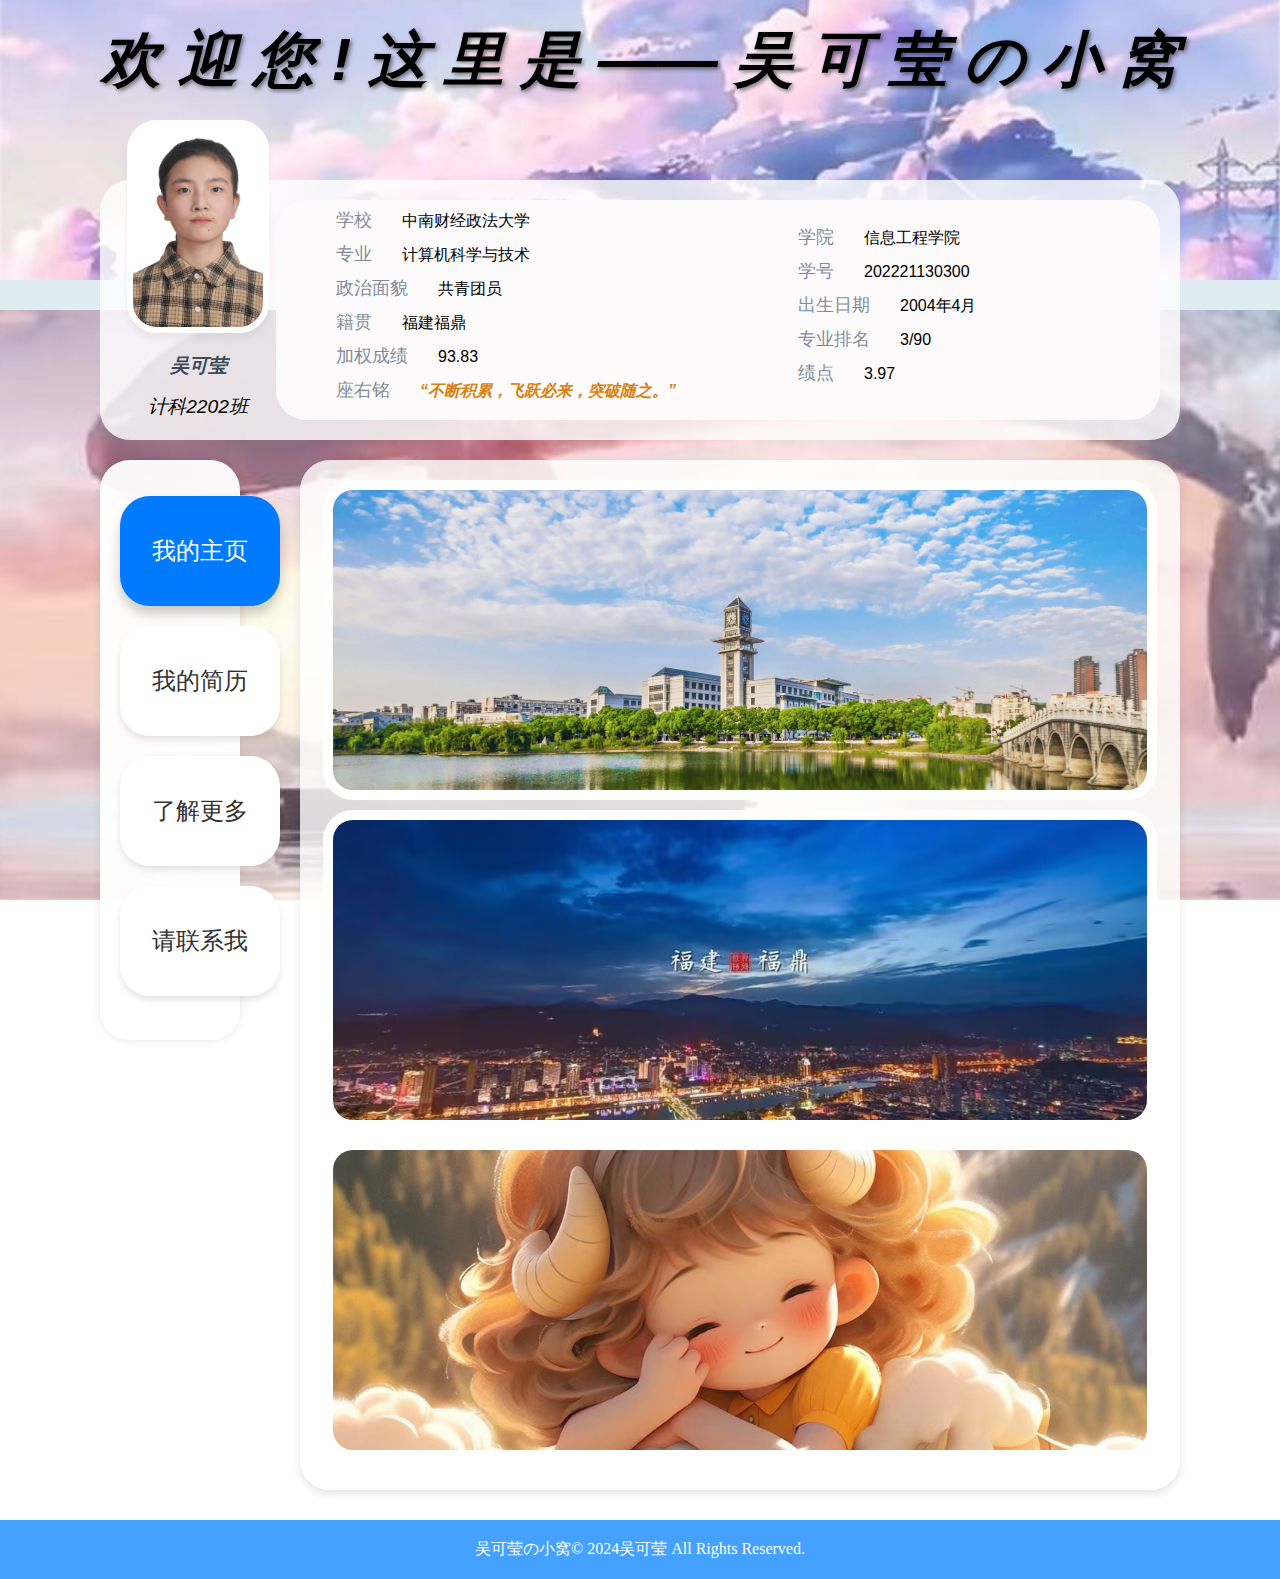
<file: index.html>
<!DOCTYPE html>
<html lang="en">
<head>
    <meta charset="UTF-8">
    <meta name="viewport" content="width=device-width, initial-scale=1.0">
    <title>吴可莹の小窝【我的主页】</title>
    <link rel="stylesheet" href="./CSS/index.css">
</head>
<body>
<!-- ############页眉区############-->
    <!-- *****设置页眉上方图像***** -->
    <div id="header-image">欢 迎 您 ! 这 里 是 —— 吴 可 莹 の 小 窝</div>
    <!-- *****设置页眉***** -->
    <header>
        <!-- ===页眉区的左边为【我的照片、姓名、班级】== -->
        <div id="basic-info-l">
            <!-- 我的照片以div id="my-photo"的背景图片呈现 -->
            <div id="my-photo"></div>
            <!-- 展示姓名、班级信息 -->
            <div class="my-intro">
                <h4 id="my-name">吴可莹</h4>
                <div id="my-class">计科2202班</div>
            </div>
        </div>
        <!-- ===页眉区的右边为【我的个人基本信息】== -->
        <div id="basic-info-r">
            <!-- 无序列表项*左,包含一系列的项目（<li>） -->
            <ul class="header-contact">
                <li><span class="overhead">学校</span>中南财经政法大学</li>
                <li><span class="overhead">专业</span>计算机科学与技术</li>
                <li><span class="overhead">政治面貌</span>共青团员</li>
                <li><span class="overhead">籍贯</span>福建福鼎</li>
                <li><span class="overhead">加权成绩</span>93.83</li>
                <li><span class="overhead">座右铭</span><q>不断积累，飞跃必来，突破随之。</q></li>
            </ul>
            <!-- 无序列表项*右,包含一系列的项目（<li>） -->
            <ul class="header-contact">
                <li><span class="overhead">学院</span>信息工程学院</li>
                <li><span class="overhead">学号</span>202221130300</li>
                <li><span class="overhead">出生日期</span>2004年4月</li>
                <li><span class="overhead">专业排名</span>3/90</li>
                <li><span class="overhead">绩点</span>3.97</li>
            </ul>
        </div> 
    </header>

<!-- ############边栏导航区############-->
    <nav class="sidebar">  
        <ul>  
          <li class="nav-item active"><a href="./index.html">我的主页</a></li>  
          <li class="nav-item"><a href="./子页面/resume.html">我的简历</a></li>  
          <li class="nav-item"><a href="./子页面/detail.html">了解更多</a></li>  
          <li class="nav-item"><a href="./子页面/contact.html">请联系我</a></li>  
        </ul>  
    </nav>  

<!-- ############主要内容区############-->    
    <div class="main-content">  
        <!-- 我的大学——中南财经政法大学 -->
        <div class="card">  
            <img class="card-image" src="./image/首页内容区用图/中南财经政法大学.jpg" alt="我的大学——中南财经政法大学">  
            <div class="card-overlay">  
              <p class="card-text">我的大学——<br>底蕴丰富、师资雄厚的中南财经政法大学</p>  
              <a class="card-link" href="https://www.zuel.edu.cn/">博文明理 厚德济世</a>
            </div>  
        </div> 
         <!-- 我的家乡——福建福鼎 -->
         <div class="card">  
            <img class="card-image" src="./image/首页内容区用图/我的家乡——福建省福鼎市.jpg" alt="我的家乡——福建省福鼎市">  
            <div class="card-overlay">  
              <p class="card-text">我的家乡——<br>山海相依、人文荟萃的福建省福鼎市</p>  
              <a class="card-link" href="https://baike.baidu.com/item/%E7%A6%8F%E9%BC%8E%E5%B8%82/3451704?fromtitle=%E7%A6%8F%E9%BC%8E&fromid=509926">好玩 好看 好吃</a>
            </div>  
        </div> 
        <!-- 我的星座——白羊座 -->
        <div class="card">  
            <img class="card-image" src="./image/首页内容区用图/我的星座——白羊座.jpg" alt="我的星座——白羊座">  
            <div class="card-overlay">  
              <p class="card-text">我的星座——<br>一只勇敢坚定、热情自信的白羊</p>  
              <a class="card-link" href="https://baike.baidu.com/item/%E7%99%BD%E7%BE%8A%E5%BA%A7/23547">朝气蓬勃 慷慨真诚</a>
            </div>  
        </div>
    </div>


<!-- ############页脚区############-->
    <footer>
        <p>吴可莹の小窝© 2024吴可莹  All Rights Reserved.</p>
    </footer>
    
</body>
</html>
</file>
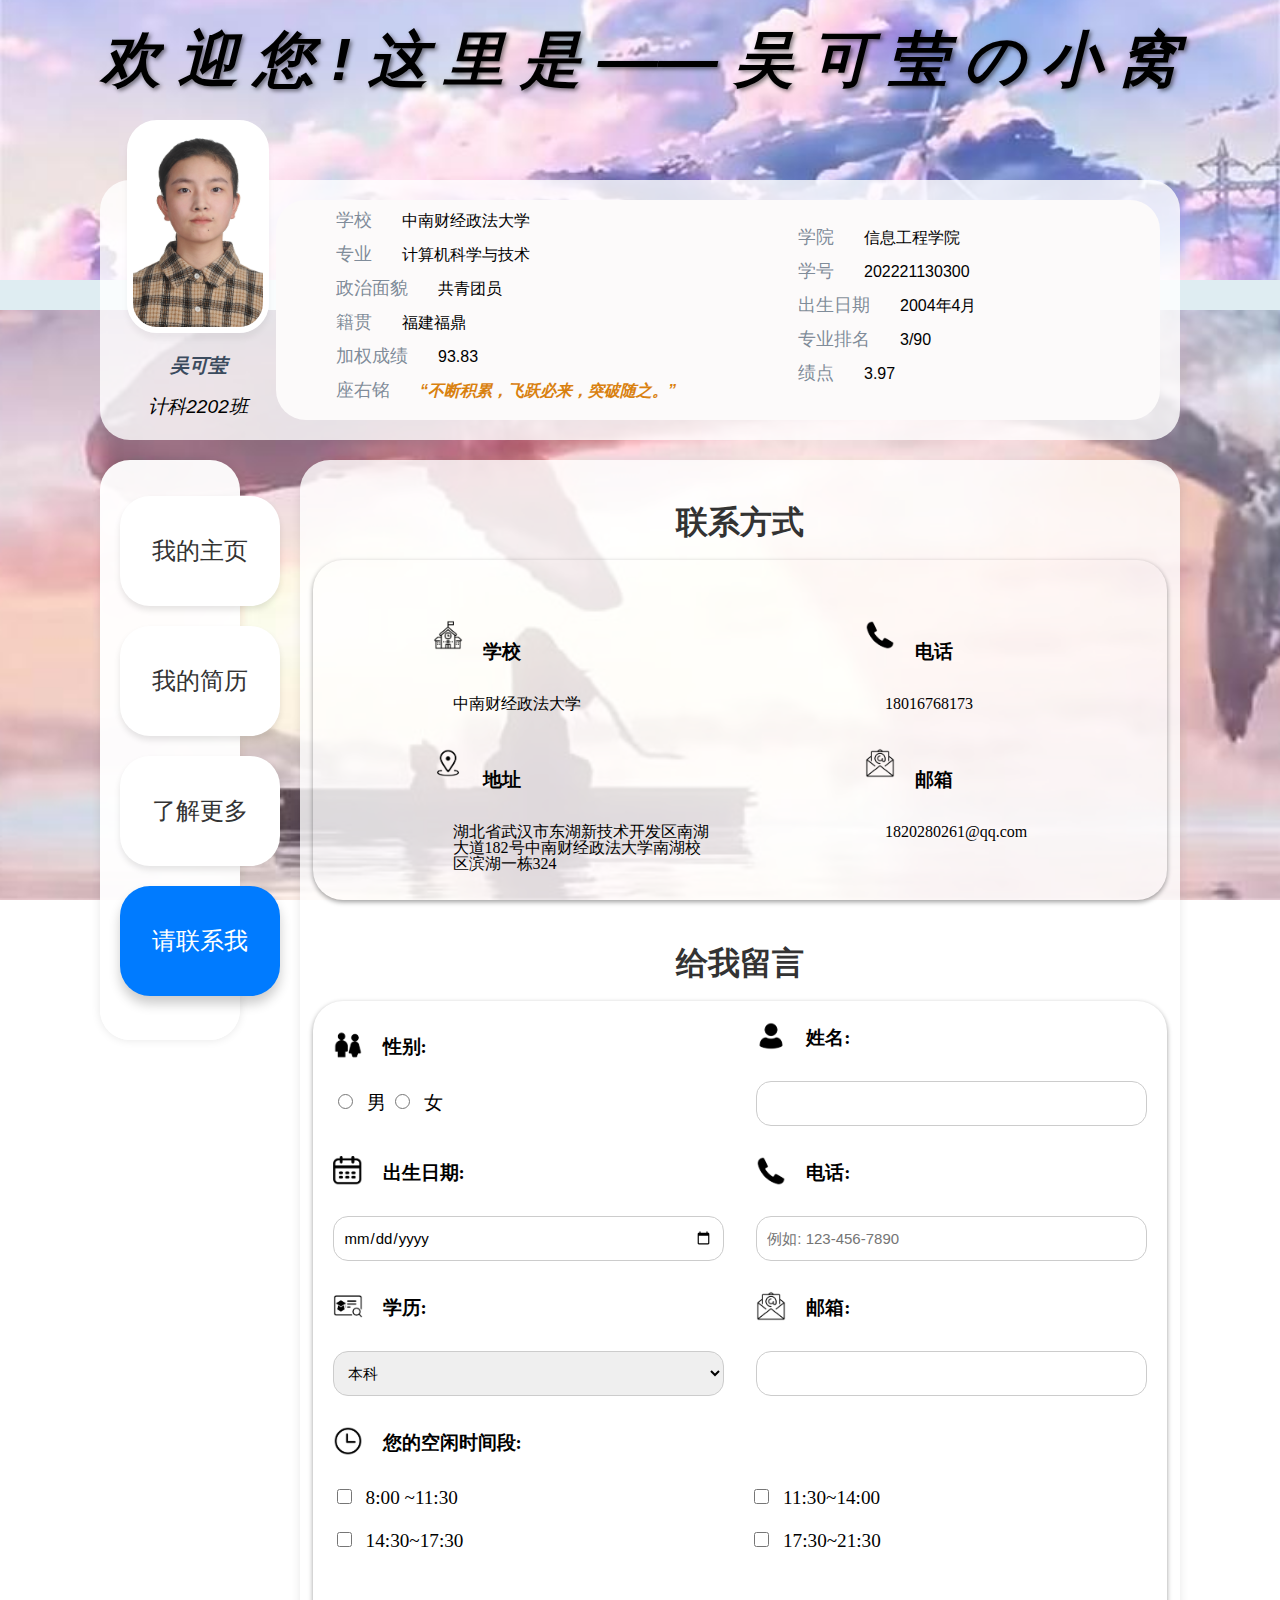
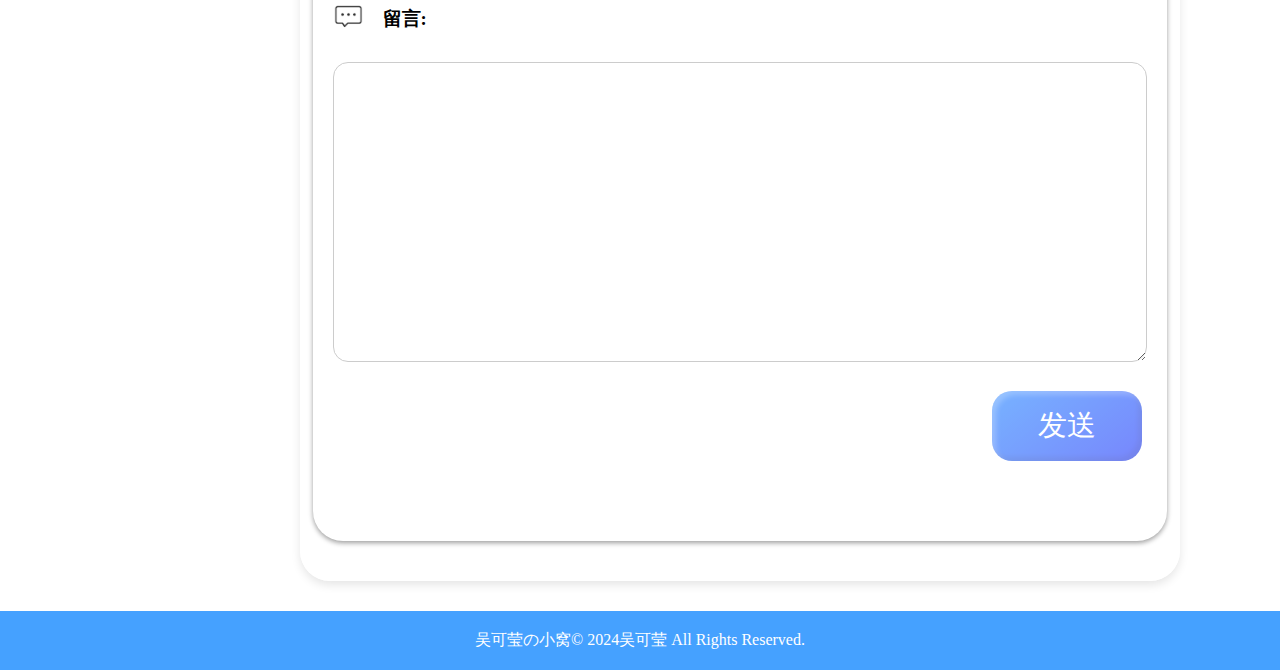
<file: 子页面/contact.html>
<!DOCTYPE html>
<html lang="en">
<head>
    <meta charset="UTF-8">
    <meta name="viewport" content="width=device-width, initial-scale=1.0">
    <title>吴可莹の小窝【请联系我】</title>
    <link rel="stylesheet" href="../CSS/index.css">
    <link rel="stylesheet" href="../CSS/contact.css">
</head>
<body>
<!-- ############页眉区############-->
    <!-- *****设置页眉上方图像***** -->
    <div id="header-image">欢 迎 您 ! 这 里 是 —— 吴 可 莹 の 小 窝</div>
    <!-- *****设置页眉***** -->
    <header>
        <!-- ===页眉区的左边为【我的照片、姓名、班级】== -->
        <div id="basic-info-l">
            <!-- 我的照片以div id="my-photo"的背景图片呈现 -->
            <div id="my-photo"></div>
            <!-- 展示姓名、班级信息 -->
            <div class="my-intro">
                <h4 id="my-name">吴可莹</h4>
                <div id="my-class">计科2202班</div>
            </div>
        </div>
        <!-- ===页眉区的右边为【我的个人基本信息】== -->
        <div id="basic-info-r">
            <!-- 无序列表项*左,包含一系列的项目（<li>） -->
            <ul class="header-contact">
                <li><span class="overhead">学校</span>中南财经政法大学</li>
                <li><span class="overhead">专业</span>计算机科学与技术</li>
                <li><span class="overhead">政治面貌</span>共青团员</li>
                <li><span class="overhead">籍贯</span>福建福鼎</li>
                <li><span class="overhead">加权成绩</span>93.83</li>
                <li><span class="overhead">座右铭</span><q>不断积累，飞跃必来，突破随之。</q></li>
            </ul>
            <!-- 无序列表项*右,包含一系列的项目（<li>） -->
            <ul class="header-contact">
                <li><span class="overhead">学院</span>信息工程学院</li>
                <li><span class="overhead">学号</span>202221130300</li>
                <li><span class="overhead">出生日期</span>2004年4月</li>
                <li><span class="overhead">专业排名</span>3/90</li>
                <li><span class="overhead">绩点</span>3.97</li>
            </ul>
        </div> 
    </header>

<!-- ############边栏导航区############-->
    <nav class="sidebar">  
        <ul>  
          <li class="nav-item"><a href="../index.html">我的主页</a></li>  
          <li class="nav-item"><a href="./resume.html">我的简历</a></li>  
          <li class="nav-item"><a href="./detail.html">了解更多</a></li>  
          <li class="nav-item  active"><a href="./contact.html">请联系我</a></li>  
        </ul>  
    </nav>  

    
<!-- ############主要内容区############-->   
    <div class="main-content">  
        <!-- 联系卡片 -->  
        <h1>联系方式</h1>
        <div class="contact-card">  
            <div class="container-l">
                <div class="container-box">
                    <div class="icon">
                        <img src="../image/contact页面图标/学校.png" alt="">
                        <h3>学校</h3>
                    </div>
                    <div class="text">
                        <p>中南财经政法大学</p>
                    </div>
                </div>
                <div class="container-box">
                    <div class="icon">
                        <img src="../image/contact页面图标/地址.png" alt="">
                        <h3>地址</h3>
                    </div>
                    <div class="text">
                        <p>湖北省武汉市东湖新技术开发区南湖大道182号中南财经政法大学南湖校区滨湖一栋324</p>
                    </div>
                </div>
            </div>
            <div class="container-r">
                <div class="container-box">
                    <div class="icon">
                        <img src="../image/contact页面图标/电话.png" alt="">
                        <h3>电话</h3>
                    </div>
                    <div class="text">
                        <p>18016768173</p>
                    </div>
                </div>
                <div class="container-box">
                    <div class="icon">
                        <img src="../image/contact页面图标/邮箱.png" alt="">
                        <h3>邮箱</h3>
                    </div>
                    <div class="text">
                        <p>1820280261@qq.com</p>
                    </div>
                </div>
            </div>
        </div>
        <!-- 请联系我表单 -->  
        <h1>给我留言</h1> 
        <form id="contact-form" action="接收表单数据并将其保存到指定的文件或数据库中的php脚本" method="post">  

            <div class="item flex-row">  
                <div class="half">  
                    <div class="icon">  
                        <img src="../image/contact页面图标/性别.png" alt="" class="image-shrink"> <!-- 使用性别图标 -->  
                        <h3 class="h3-shrink">性别:</h3>  
                    </div>  
                    <input type="radio" id="male" name="gender" value="male">  
                    <label for="male" class="text_enlarge"> 男 </label>  
                    <input type="radio" id="female" name="gender" value="female">  
                    <label for="female" class="text_enlarge"> 女 </label>   
                </div> 
                <div class="half">  
                    <div class="icon">  
                        <img src="../image/contact页面图标/姓名.png" alt="" class="image-shrink">  
                        <h3 class="h3-shrink">姓名:</h3>  
                    </div>  
                    <input type="text" id="name" name="name" required>  
                </div>    
            </div>  
            <div class="item flex-row">  
                <div class="half">  
                    <div class="icon">
                        <img src="../image/contact页面图标/出生日期.png" alt="" class="image-shrink">
                        <h3 class="h3-shrink">出生日期:</h3>
                    </div> 
                    <input type="date" id="birthdate" name="birthdate">  
                </div> 
                <div class="half">  
                    <div class="icon">
                        <img src="../image/contact页面图标/电话.png" alt="" class="image-shrink">
                        <h3 class="h3-shrink">电话:</h3>
                    </div> 
                    <input type="tel" id="phone" name="phone" pattern="[0-9]{3}-[0-9]{3}-[0-9]{4}" placeholder="例如: 123-456-7890">  
                </div>    
            </div>  
            <div class="item flex-row">  
                <div class="half">  
                    <div class="icon">
                        <img src="../image/contact页面图标/学历.png" alt="" class="image-shrink">
                        <h3 class="h3-shrink">学历:</h3>
                    </div>  
                    <select id="education" name="education">  
                        <option value="bachelor">本科</option>  
                        <option value="master">硕士</option>  
                        <option value="doctorate">博士</option>  
                    </select>   
                </div> 
                <div class="half">  
                    <div class="icon">
                        <img src="../image/contact页面图标/邮箱.png" alt="" class="image-shrink">
                        <h3 class="h3-shrink">邮箱:</h3>
                    </div> 
                    <input type="email" id="email" name="email" required>  

                </div>    
            </div>
          
            
               
            <!-- 从早上8点到晚上10点，每小时一个复选框 -->  
            <div class="item">  
                <div class="icon">  
                    <img src="../image/contact页面图标/空闲时间.png" alt="" class="image-shrink">  
                    <h3 class="h3-shrink">您的空闲时间段:</h3>  
                </div>  
                <div class="checkbox-wrapper">  
                    <div class="checkbox-group">  
                        <input type="checkbox" id="8:00 ~11:30" name="空闲时间段" value="8:00 ~11:30">  
                        <label for="8:00 ~11:30" class="text_enlarge">8:00 ~11:30</label>  
                    </div>  
                    <div class="checkbox-group">  
                        <input type="checkbox" id="11:30~14:00" name="空闲时间段" value="11:30~14:00">  
                        <label for="11:30~14:00" class="text_enlarge">11:30~14:00</label>  
                    </div>  
         
                    <div class="checkbox-group">  
                        <input type="checkbox" id="14:30~17:30" name="空闲时间段" value="14:30~17:30">  
                        <label for="14:30~17:30" class="text_enlarge">14:30~17:30</label>  
                    </div>  
                    <div class="checkbox-group">  
                        <input type="checkbox" id="17:30~21:30" name="空闲时间段" value="17:30~21:30">  
                        <label for="17:30~21:30" class="text_enlarge">17:30~21:30</label>  
                    </div>  
                </div>  
            </div>
   
            <div class="item">  
                <div class="icon">
                    <img src="../image/contact页面图标/留言.png" alt="" class="image-shrink">
                    <h3 class="h3-shrink">留言:</h3>
                </div>   
                <textarea id="message" name="message" required></textarea>  
            </div>  
            <div class="btn">  
                <button type="submit">发送</button>  
            </div>  
        </form>  
    </div>     
    
<!-- ############页脚区############-->
    <footer>
        <p>吴可莹の小窝© 2024吴可莹  All Rights Reserved.</p>
    </footer>
</body>
</html>
</file>
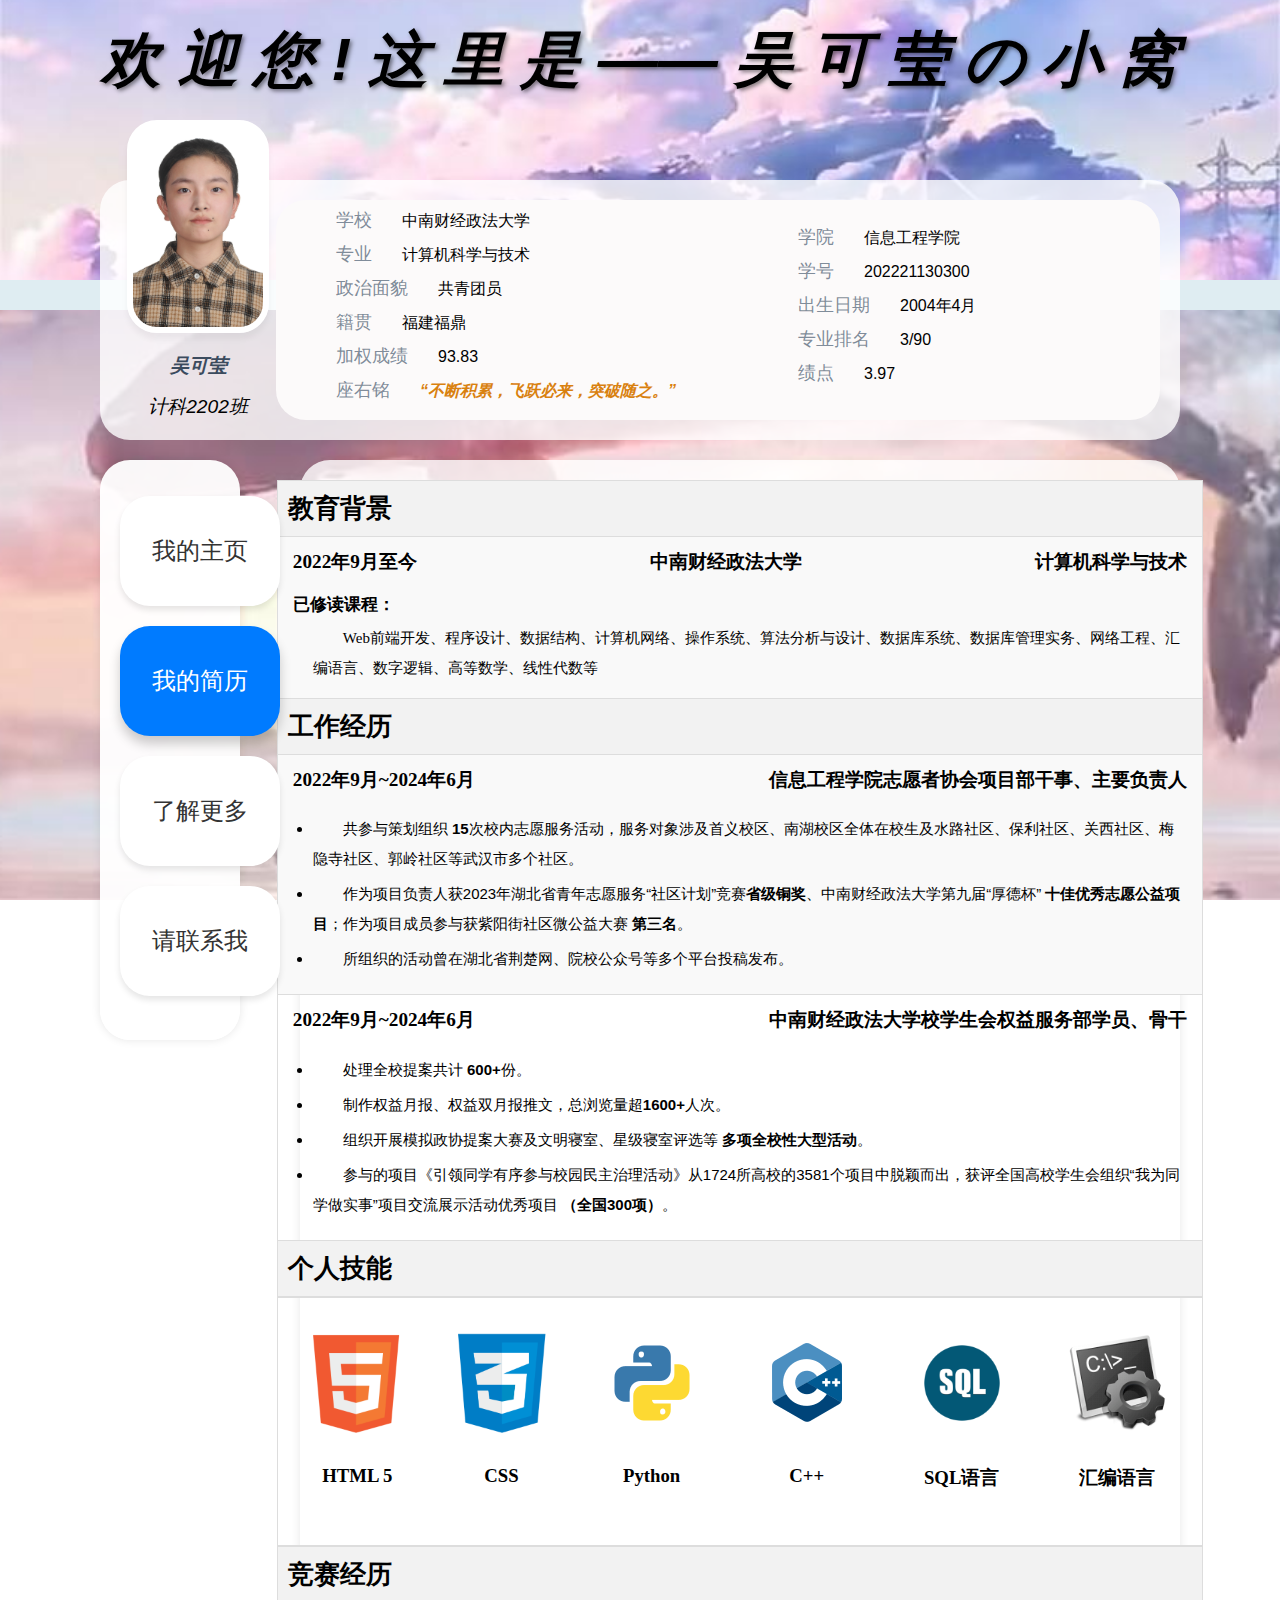
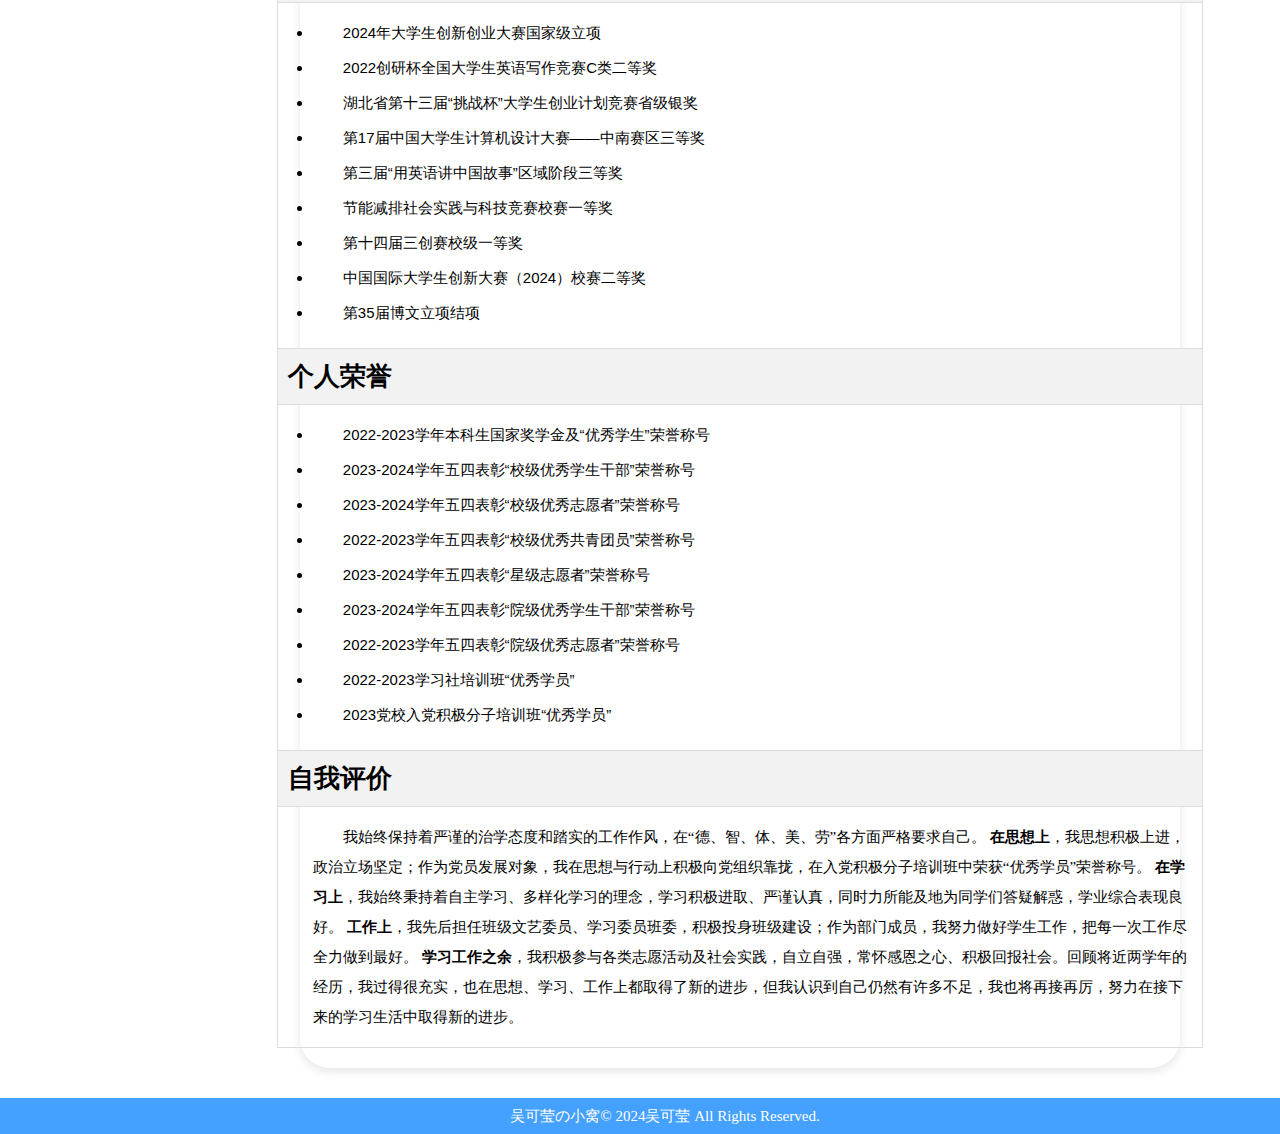
<file: 子页面/resume.html>
<!DOCTYPE html>
<html lang="en">
<head>
    <meta charset="UTF-8">
    <meta name="viewport" content="width=device-width, initial-scale=1.0">
    <title>吴可莹の小窝【我的简历】</title>
    <link rel="stylesheet" href="../CSS/index.css">
    <link rel="stylesheet" href="../CSS/resume.css">
</head>
<body>
<!-- ############页眉区############-->
    <!-- *****设置页眉上方图像***** -->
    <div id="header-image">欢 迎 您 ! 这 里 是 —— 吴 可 莹 の 小 窝</div>
    <!-- *****设置页眉***** -->
    <header>
        <!-- ===页眉区的左边为【我的照片、姓名、班级】== -->
        <div id="basic-info-l">
            <!-- 我的照片以div id="my-photo"的背景图片呈现 -->
            <div id="my-photo"></div>
            <!-- 展示姓名、班级信息 -->
            <div class="my-intro">
                <h4 id="my-name">吴可莹</h4>
                <div id="my-class">计科2202班</div>
            </div>
        </div>
        <!-- ===页眉区的右边为【我的个人基本信息】== -->
        <div id="basic-info-r">
            <!-- 无序列表项*左,包含一系列的项目（<li>） -->
            <ul class="header-contact">
                <li><span class="overhead">学校</span>中南财经政法大学</li>
                <li><span class="overhead">专业</span>计算机科学与技术</li>
                <li><span class="overhead">政治面貌</span>共青团员</li>
                <li><span class="overhead">籍贯</span>福建福鼎</li>
                <li><span class="overhead">加权成绩</span>93.83</li>
                <li><span class="overhead">座右铭</span><q>不断积累，飞跃必来，突破随之。</q></li>
            </ul>
            <!-- 无序列表项*右,包含一系列的项目（<li>） -->
            <ul class="header-contact">
                <li><span class="overhead">学院</span>信息工程学院</li>
                <li><span class="overhead">学号</span>202221130300</li>
                <li><span class="overhead">出生日期</span>2004年4月</li>
                <li><span class="overhead">专业排名</span>3/90</li>
                <li><span class="overhead">绩点</span>3.97</li>
            </ul>
        </div> 
    </header>

<!-- ############边栏导航区############-->
    <nav class="sidebar">  
        <ul>  
          <li class="nav-item"><a href="../index.html">我的主页</a></li>  
          <li class="nav-item active"><a href="./resume.html">我的简历</a></li>  
          <li class="nav-item"><a href="./detail.html">了解更多</a></li>  
          <li class="nav-item"><a href="./contact.html">请联系我</a></li>  
        </ul>  
    </nav>  
<!-- ############主要内容区############-->   
    <div class="main-content">  
        <!-- 主内区采用表格布局 -->
        <table>  
            <!-- 表格第一行【标题1】-->
            <tr>  
                <th>教育背景</th>  
            </tr>  
            <!-- 表格第二行【内容1】-->
            <tr>  
                <td>
                    <div class="top">
                        <h4 class="left">2022年9月至今</h4>
                        <h4>中南财经政法大学</h4>
                        <h4 class="right">计算机科学与技术</h4>
                    </div>
                    <div class="under">
                        <h4>已修读课程：</h4>
                        <p>Web前端开发、程序设计、数据结构、计算机网络、操作系统、算法分析与设计、数据库系统、数据库管理实务、网络工程、汇编语言、数字逻辑、高等数学、线性代数等 </p>
                    </div>
                </td>  
            </tr>  
            <!-- 表格第三行【标题2】-->
            <tr>  
                <th>工作经历</th>  
            </tr>  
            <!-- 表格第四行【内容2.1】-->
            <tr>  
                <td>
                    <div class="top">
                        <h4 class="left">2022年9月~2024年6月</h4>
                        <h4 class="right">信息工程学院志愿者协会项目部干事、主要负责人</h4>
                    </div>
                    <div class="under">
                        <ul class="content-ul">  
                            <li class="content-li">共参与策划组织 <strong>15</strong>次校内志愿服务活动，服务对象涉及首义校区、南湖校区全体在校生及水路社区、保利社区、关西社区、梅隐寺社区、郭岭社区等武汉市多个社区。</li>  
                            <li class="content-li">作为项目负责人获2023年湖北省青年志愿服务“社区计划”竞赛<strong>省级铜奖</strong>、中南财经政法大学第九届“厚德杯” <strong>十佳优秀志愿公益项目</strong>；作为项目成员参与获紫阳街社区微公益大赛 <strong>第三名</strong>。</li>  
                            <li class="content-li">所组织的活动曾在湖北省荆楚网、院校公众号等多个平台投稿发布。</li>  
                        </ul> 
                    </div>
                </td>  
            </tr>
            <!-- 表格第五行【内容2.2】-->
            <tr>  
                <td>
                    <div class="top">
                        <h4 class="left">2022年9月~2024年6月</h4>
                        <h4 class="right">中南财经政法大学校学生会权益服务部学员、骨干</h4>
                    </div>
                    <div class="under">
                        <ul class="content-ul">  
                            <li class="content-li">处理全校提案共计 <strong>600+</strong>份。</li>  
                            <li class="content-li">制作权益月报、权益双月报推文，总浏览量超<strong>1600+</strong>人次。</li>  
                            <li class="content-li">组织开展模拟政协提案大赛及文明寝室、星级寝室评选等 <strong>多项全校性大型活动</strong>。</li>  
                            <li class="content-li">参与的项目《引领同学有序参与校园民主治理活动》从1724所高校的3581个项目中脱颖而出，获评全国高校学生会组织“我为同学做实事”项目交流展示活动优秀项目 <strong>（全国300项）</strong>。</li>  
                        </ul> 
                    </div>
                </td>  
            </tr>  
            <!-- 表格第六行【标题3】-->
            <tr>  
                <th>个人技能</th>  
            </tr>  
            <!-- 表格第七行【内容3】-->
            <tr>  
                <td class="skill">  
                    <div class="box">
                        <img src="../image/技能/HTML5.png" alt="HTML5">
                        <h3>HTML 5</h3>
                    </div>
                    <div class="box">
                        <img src="../image/技能/CSS.png" alt="CSS">
                        <h3>CSS</h3>
                    </div>
                    <div class="box">
                        <img src="../image/技能/python.png" alt="Python">
                        <h3>Python</h3>
                    </div>
                    <div class="box">
                        <img src="../image/技能/C++.png" alt="C++">
                        <h3>C++</h3>
                    </div>
                    <div class="box">
                        <img src="../image/技能/SQL.png" alt="SQL语言">
                        <h3>SQL语言</h3>
                    </div> 
                    <div class="box">
                        <img src="../image/技能/汇编语言.png" alt="汇编语言">
                        <h3>汇编语言</h3>
                    </div> 
                </td>  
            </tr>  
            <!-- 表格第八行【标题4】-->
            <tr>  
                <th>竞赛经历</th>  
            </tr>  
            <!-- 表格第九行【内容4】-->
            <tr>  
                <td>  
                    <ul class="content-ul">  
                        <li class="content-li">2024年大学生创新创业大赛国家级立项</li>  
                        <li class="content-li">2022创研杯全国大学生英语写作竞赛C类二等奖</li>  
                        <li class="content-li">湖北省第十三届“挑战杯”大学生创业计划竞赛省级银奖</li>  
                        <li class="content-li">第17届中国大学生计算机设计大赛——中南赛区三等奖</li>  
                        <li class="content-li">第三届“用英语讲中国故事”区域阶段三等奖</li>  
                        <li class="content-li">节能减排社会实践与科技竞赛校赛一等奖</li>  
                        <li class="content-li">第十四届三创赛校级一等奖</li>  
                        <li class="content-li">中国国际大学生创新大赛（2024）校赛二等奖</li>  
                        <li class="content-li">第35届博文立项结项</li>  
                    </ul>  
                </td>  
            </tr>  
            <!-- 表格第十行【标题5】-->
            <tr>  
                <th>个人荣誉</th>  
            </tr>  
            <!-- 表格第十一行【内容5】-->
            <tr>  
                <td>  
                    <ul class="content-ul">
                        <li class="content-li">2022-2023学年本科生国家奖学金及“优秀学生”荣誉称号</li>  
                        <li class="content-li">2023-2024学年五四表彰“校级优秀学生干部”荣誉称号</li>  
                        <li class="content-li">2023-2024学年五四表彰“校级优秀志愿者”荣誉称号</li>  
                        <li class="content-li">2022-2023学年五四表彰“校级优秀共青团员”荣誉称号</li>  
                        <li class="content-li">2023-2024学年五四表彰“星级志愿者”荣誉称号</li>  
                        <li class="content-li">2023-2024学年五四表彰“院级优秀学生干部”荣誉称号</li>  
                        <li class="content-li">2022-2023学年五四表彰“院级优秀志愿者”荣誉称号</li>
                        <li class="content-li">2022-2023学习社培训班“优秀学员”</li>
                        <li class="content-li">2023党校入党积极分子培训班“优秀学员”</li>
                    </ul>  
                </td>  
            </tr>
            <!-- 表格第十二行【标题6】-->
            <tr>  
                <th>自我评价</th>  
            </tr>  
            <!-- 表格第十三行【内容6】-->
            <tr>  
                <td>  
                    <p>我始终保持着严谨的治学态度和踏实的工作作风，在“德、智、体、美、劳”各方面严格要求自己。 <strong>在思想上</strong>，我思想积极上进，政治立场坚定；作为党员发展对象，我在思想与行动上积极向党组织靠拢，在入党积极分子培训班中荣获“优秀学员”荣誉称号。 <strong>在学习上</strong>，我始终秉持着自主学习、多样化学习的理念，学习积极进取、严谨认真，同时力所能及地为同学们答疑解惑，学业综合表现良好。 <strong>工作上</strong>，我先后担任班级文艺委员、学习委员班委，积极投身班级建设；作为部门成员，我努力做好学生工作，把每一次工作尽全力做到最好。 <strong>学习工作之余</strong>，我积极参与各类志愿活动及社会实践，自立自强，常怀感恩之心、积极回报社会。回顾将近两学年的经历，我过得很充实，也在思想、学习、工作上都取得了新的进步，但我认识到自己仍然有许多不足，我也将再接再厉，努力在接下来的学习生活中取得新的进步。  </p>
                </td>  
            </tr>
        </table>
    </div>
<!-- ############页脚区############-->
    <footer>
        <p>吴可莹の小窝© 2024吴可莹  All Rights Reserved.</p>
    </footer>
</body>
</html>
</file>
<file: CSS/index.css>
/* ########定义body的统一样式【开始】####### */
body {  
    padding-top: 280px; /* 至少大于页眉上方图像的height为280px，避免内容重叠 */  
    margin: 0; /* 移除默认的margin */  

    background-image: url(../image/背景/背景2.jpg);
    background-repeat: no-repeat; /* 确保图像不重复 */  
    background-size: cover; /* 图像将被缩放以完全覆盖内容区域 */  
    background-position: center; /* 图像居中显示 */  
    background-attachment: fixed;  /* 背景图像相对于视口是固定的，即使页面内容滚动，背景图像也不会移动。 */
}  
/* ########定义body的统一样式【结束】####### */


/* ########页眉区样式设计【开始】####### */
/* ====设置页眉上方图像的样式==== */
#header-image {  

   /*---页眉上方图像采用absolute控制 div#header-image 的定位，采用flexbox布局控制该元素内部子元素（这里的内部元素只有文字）的布局--- */

   /* ---采用绝对定位其位置--- */
    position: absolute;  
    top: 0;  
    left: 0;  
    width: 100%;  
    height: 280px;
    z-index: 0;
    
    /* ---启用flexbox布局內部子元素--- */  
    display: flex; 
    justify-content:center; /* 设计内部元素水平居中 */  
    align-items:start; /* 设计内部元素垂直居中 */
    
    /* ---页眉上方区的图像作为div#header-image的背景填充--- */
    background-image: url(../image/背景/背景1.jpg);   
    background-size: cover; /*把背景图片放大到适合的尺寸，图片比例不变，超出容器的部分会被裁掉 */  
    background-position: center; /* 图像居中显示 */  
    border-bottom:30px solid rgb(223, 237, 242);/* 设置下边框 */ 

    /* ----进行文本设置---- */
    font-family:'Trebuchet MS', 'Lucida Sans Unicode', 'Lucida Grande', 'Lucida Sans', Arial, sans-serif;
    font-style: italic;
    font-weight: 800;
    font-size: 60px;
    line-height: 2em;
    text-shadow: 2px 2px 4px rgba(0, 0, 0, 0.5); /* 添加文本阴影 */  
}  

/* ====设置页眉的样式==== */
header {
    /* flexbox布局，内部元素默认横向排布，从而将header区分为左右两个部分 */
    display: flex;

    /* 这里主要是针对#header-image设置,因为d#header-image为固定布局,而header元素通过设置负值margin,会和它有部分重叠,为了放置header元素的内容被遮住,这里需要设置position为relative(相对固定布局元素#header-image) ,而z-index大于#header-image的z-index就可以了*/
    position: relative;
    z-index: 1;/* z-index=1大于#header-image的z-index=0 */

    margin: -100px 100px 20px 100px;/* margin-top为负值, */
    height: 220px;
    padding: 20px; /* 添加内边距以确保有足够的空间显示圆角 */ 
    background-color: rgba(255, 255, 255, 0.8); /* 半透明背景 */ 
    border-radius: 30px; /* 设置边框圆角,更美观 */
}

/* ----------左边区域----------- */
/* 页眉左边区域的整体样式 */
#basic-info-l{
  /* header的子元素#basic-info-l也采用flex布局，不过它的子元素设置了flex-direction: column属性后就是竖向排列了，使得左边呈现的是包裹在#my-photo的照片在#my-name的文字的上方 */
    display: flex;
    flex-direction: column;
    align-items: center;
    text-align: center;

    flex: 0 0 15%;/* 这个是相对其父元素header设置的，说明它占据父元素的宽度为15% */
    
    padding-right: 0;
}

/* 设置照片对应的样式 */
#my-photo{
    width: 130px;  
    height: 260px;  

    background-image: url('../image/首页内容区用图/1寸.jpg') ;/* 我的证件照作为div#my-photo的背景元素 */ 
    background-size: cover;
    border: 6px solid white;
    border-radius: 30px;

    margin-top: -80px;/* 出于美观，使它超出父元素header一部分 */
    margin-bottom: 15px;

    box-shadow: 0 6px 6px rgba(0, 0, 0, 0.05);/* 设置阴影,在水平方向上没有偏移（0），垂直方向上向下偏移6像素，模糊距离为6像素，颜色是半透明的黑色 */
}

/* 设置姓名文字对应的样式 */
#my-name{
    color: #3B4B5E;
    font-size:1.2em;
    font-family: "Poppins", sans-serif;
    font-style: italic;
    margin-top: 5px; 
    margin-bottom: 15px;
}

/* 设置班级文字对应的样式 */
#my-class {
    font-size: 1.2em;
    font-weight: 400;
    font-style: italic;
    font-family:Verdana, Geneva, Tahoma, sans-serif;
}

/* ----------右边区域----------- */
/* 页眉右边区域的整体样式 */
#basic-info-r{

   /* header的子元素#basic-info-r也采用flex布局，默认横向排列，使得两个无序列表在同一排排列（但是列表里的列表项仍然为默认的竖向排列） */
    display: flex;
    align-items: center;
    text-align: center;

    border-radius: 30px;
    padding: 20px;
    flex:1;/* 这个是相对其父元素header设置的，说明它占据父元素中除了被#basic-info-l占据以外的所有空间 */

    background-color:rgb(252, 250, 250);
}

/* 设置无序列表整体样式 */
ul.header-contact {
  /* 两个ul无序列表平分父元素#basic-info-r空间,使得页面看起来更美观 */
  flex: 0 0 50%;

  list-style: none;/* 删除无序列表的默认样式 */
}

/* 设置无序列表项样式 */
li {
    text-align: left; /* 将列表项中的文本将左对齐 */
    font-family:'Segoe UI', Tahoma, Geneva, Verdana, sans-serif;
    font-size: 1em;
    font-weight: 500;
    margin-bottom: 10px; 
}

/* 设置列表项中冒号前的文字样式 */
.overhead {
    color: rgba(94, 110, 128, 0.8);
    font-family:'Segoe UI', Tahoma, Geneva, Verdana, sans-serif;
    font-weight: 550;
    font-size: 110%;
    margin-right: 30px; /* 为.overhead和后面的文本之间添加一些间距 */
}

/* 设置座右铭的样式，采用p标签会自动加引号 */
q{
    font-family: Verdana, Geneva, Tahoma, sans-serif;
    font-style: italic;
    font-weight: 800;
    color: rgb(217, 129, 15);
    transition: transform 0.3s ease; /* 添加过渡效果，使放大过程更平滑 */
}

/* 鼠标悬停时的样式 */ 
q:hover {  
    transform: scale(1.1); /* 放大到原始大小的 1.1 倍 */  
  } 
/* ########页眉区样式设计【结束】####### */
   

/* ########边栏导航区样式设计【开始】####### */

nav.sidebar{  
  /* 侧边栏采用绝对定位并设置固定的宽和高 */
  position: absolute;
  width: 140px;  
  height:580px; 

  /* 设置盒子样式 */
  border-radius: 30px;
  background-color:  rgba(255, 255, 255, 0.95);
  box-shadow: 0 0 10px rgba(0, 0, 0, 0.1);
  margin-left: 100px;/* 为了页面美观，这里的margin-left和header是一样的 */
  margin-right: 10px;
    
  /* 设置字体样式 */
  font-family: 'Montserrat', sans-serif;  
}  
    
  /* 导航列表样式 */  
nav.sidebar ul {  
  list-style-type: none;  /* 去除无序列表的默认属性 */

  padding: 20px;  
  margin-bottom: 30px;  
}  
    
  /* 导航项样式 */  
.nav-item {  
  /* 采用flexbox布局，水平排列子元素，这里主要是为了配合后面的text-align: center进行文本a标签居中 */
  display: flex; /* 设置为 Flex 容器 */      
  align-items: center; /* 垂直居中子元素 */      
  justify-content: center;  /* 水平居中子元素 */ 
    
  /* 设置导航项的盒子样式 */
  height: 90px;  
  width: 120px;
  padding: 10px 20px;  /* 增加水平内边距以增强点击区域 */  
  border-radius: 30px; /* 圆角 */    
  margin-bottom: 20px; /* 相互之间间距 */    
  background-color: #fff; /* 默认背景色 */  
  box-shadow: 0 4px 6px rgba(0, 0, 0, 0.1); /* 添加阴影 */ 

  /* 设置文本样式 */
  text-align: center;  
  color: #333;    
     
  transition: background-color 0.3s ease, box-shadow 0.3s ease; /* 添加过渡效果 */
}  
    
  /* 选中或正在活动的导航项样式 */  
.nav-item.active, .nav-item:hover {  
  background-color: #007bff; /* 蓝色 */  
  color: white; /* 文本颜色变为白色 */  
  box-shadow: 0 8px 12px rgba(0, 0, 0, 0.2); /* 改变阴影效果 */  
}  
    
  /* 链接样式 */  
.nav-item a {  
  text-decoration: none;  
  color: inherit;
  font-family:inherit;
  font-size: 1.5em; /* 字体大小 */ 
  width: 100%;  
}  
/* ########边栏导航区样式设计【结束】####### */



/* ########页脚区样式设计【开始】####### */
/* 设置内容区的统一样式，且将会应用到所有页面 */
div.main-content {
  /* flexbox布局且设置内部元素从上至下堆叠排列 */
  display: flex;
  flex-direction: column;
  justify-content: center;
  align-items: center;

  /* 设置内容区的盒子样式 */
  border-radius: 30px; /* 添加圆角 */  
  box-shadow: 0 4px 10px rgba(0, 0, 0, 0.1); /* 添加阴影 */  
  background: rgba(255, 255, 255, 0.8); 
  padding: 20px;
  margin: 0px 100px 30px 300px;
}  

/* 设置每个卡片的样式 */
div.card {  
  /* 每张卡片都通过position: relative属性设置为相对定位，这意味着卡片内的绝对定位元素（如.card-overlay）会相对于卡片本身进行定位。 */
  position: relative;

  width: 97%; 
  height: 300px;
  overflow: hidden; /* 隐藏超出卡片的内容 */
  margin-bottom: 10px; /* 设置卡片间间隔 */
  border:10px solid #fff; 
  border-radius: 30px;
}  

/* 卡片的图像样式 */
img.card-image {  
  width: 100%;  
  height: 100%;  
  object-fit: cover; /* 确保图片完整覆盖容器 */  
  transition: transform 0.3s ease; /* 过渡效果，用于放大图片 */
}  

/* 设置悬停图片放大效果 */
.card:hover .card-image {  
  transform: scale(1.1); /* 放大图片 */  
}

/* 设置鼠标悬停时的黑框 */
div.card-overlay {  

  /* 设置为相对.card的绝对定位position: absolute，使其能够覆盖在卡片图片之上，并通过Flexbox布局将内部元素垂直和水平居中。   */
  position: absolute; 

  display: flex;  
  flex-direction: column;
  align-items: center; 
  justify-content: center; 

   /*通过设置width: 100%; 和height: 100%;使得其占据卡片的整个空间）  */
  top: 0;  
  left: 0;  
  width: 100%;  
  height: 100%;  

  padding: 20px;
  background: rgba(0,0,0,0.5); /* 半透明背景 */  
    
  opacity: 0; /* 初始状态为完全透明,隐藏文本和链接 */  
  transition: opacity 0.3s ease; /* 设置过渡效果*/  
}  

/* 设置伪类选择器.card:hover,表示如果鼠标悬停到该卡片则显示相应的文本和链接,透明度会变为1（完全不透明） */
.card:hover .card-overlay {  
  opacity: 1;   
}
  
/* 设置卡片中的文本样式 */
p.card-text {  
  color: white;  
  font-family: 'Gill Sans', 'Gill Sans MT', Calibri, 'Trebuchet MS', sans-serif;
  font-size: 2em;
  font-weight: 800;
  text-decoration: none;
}  

/* 设置卡片中的链接样式 */
a.card-link { 
  padding: 15px 30px;  
  border: none;
  margin-top: 10px;   
  background-color: #4099ff;
  border-radius: 10px;

  color: #fff;  
  font-family:Impact, Haettenschweiler, 'Arial Narrow Bold', sans-serif;
  font-size: 1.5em;  
  text-decoration: none;  
    
  transition: background-color 0.3s ease;  
  box-shadow: 0 6px 6px rgba(0, 0, 0, 0.1);  
}

/* ########页脚区样式设计【开始】####### */
footer {
  display: flex;
  justify-content: center;
  align-items: center;
  padding: 3px;
  background-color: #45a1ff;
  color: #fff;
}
/* ########页脚区样式设计【结束】####### */
</file>
<file: CSS/contact.css>
/* 联系卡片样式 */  
.main-content .contact-card,.main-content form#contact-form {  

    width: 97%; /* 占据父元素全部宽度 */  
    border-radius: 30px; /* 圆角 */  
    box-shadow: 0 2px 5px rgba(10, 10, 10, 0.4); /* 阴影 */  
    padding: 20px; /* 内边距，让内容与边框有些空间 */  
    margin-bottom: 20px; /* 卡片之间的间距 */  
    height: 300px;
}  
.main-content .contact-card{
    display: flex;
}
.main-content form#contact-form{
    height: 1100px;
}
.main-content h1 {  
    text-align: center; /* 标题居中对齐 */  
    color: #333; /* 标题颜色 */  
    margin-bottom: 15px; /* 标题与列表之间的间距 */  
}  
  
.main-content .contact-card .container-l,.main-content .contact-card .container-r{
    width: 100%;
    display: flex;
    flex-direction: column;
    margin-top: 30px;
}

.main-content .contact-card .container-l{
    margin-left: 100px;
}

.main-content .contact-card .container-r{
    margin-left: 150px;
}

.container-box{
    position: relative;
    padding: 10px 0;
    margin: 0px;
}
.flex-row {  
    display: flex;  
    justify-content: space-between; /* 在容器内均匀分布子元素 */  
    align-items: center; /* 垂直居中子元素 */  
}  
  
.half {  
    flex: 0 0 48%; /* 占据容器宽度的约一半，留一些空间防止内容溢出 */  
}
.flex-row {  
    display: flex;  
    justify-content: space-between; /* 在容器内均匀分布子元素 */  
    align-items: center; /* 垂直居中子元素 */  
}  
  

.icon{
    min-width: 60px;
    height: 60px;
    background-image: #fff;
    display: flex;
    border-radius: 50%;
    font-size: 1em;
}
.icon .h3-shrink{
    line-height: 0.5em;
    margin-top: 12px;
}
.icon img{
    margin-right: 20px;
    height: 30px;
    width: 30px;
}

.image-shrink{
    width: 35px;
    height: 35px;
}

.container-box .text{
    display: flex;
    margin-left: 20px;
    font-size: 1em;
    color: #000;
    flex-direction: column;
    font-weight: 300;
    line-height: 1em;
}

  
form#contact-form div.item {  
    margin-bottom: 30px;  
}  
  

form#contact-form input[type="text"],  
form#contact-form input[type="email"],  
form#contact-form input[type="date"],
form#contact-form input[type="tel"],

select,
form#contact-form textarea {  
    width: 100%;  
    height: 45px;
    padding: 10px;  
    border: 1px solid #ccc;  
    border-radius: 15px;  
    box-sizing: border-box; 
    font-family: Verdana, Geneva, Tahoma, sans-serif;
    font-size: 15px; 
}  

/* 单选框和复选框的样式 */  
input[type="radio"],  
input[type="checkbox"] {  
    width: 15px;  
    height: 15px;
    margin-right: 10px; /* 调整与标签之间的间距 */  
}  

.checkbox-wrapper {  
    display: flex;  
    flex-wrap: wrap; /* 允许换行 */  
    justify-content: space-between; /* 水平方向上均匀分布 */  
}  
  
.checkbox-group {  
    flex: 0 0 calc(50% - 10px); /* 每个组占据大约一半宽度，减去一些间隔 */  
    margin-bottom: 20px; /* 组之间的垂直间隔 */  
}  


.text_enlarge{
    font-size: 1.2em;
}

form#contact-form textarea {  
    height: 300px;  
    resize: vertical;  
}  
  
div.btn{
    display: flex; /* 设置为 Flex 容器 */  
    justify-content: flex-end; /* 水平方向上靠右对齐 */  
    align-items: flex-end; /* 垂直方向上靠下对齐 */  
    padding: 5px; /* 可选内边距，防止按钮紧贴在容器边缘 */  
    box-sizing: border-box; /* 包含内边距和边框在元素的总宽度和高度内 */ 
}

form#contact-form button[type="submit"] {  
    background-image: linear-gradient(142.17deg, #3086FF 6.66%, #304CFD 91.48%);
    box-shadow: inset -0.25rem -0.25rem 0.3125rem rgba(0, 0, 0, 0.1), inset 0.25rem 0.25rem 0.3125rem rgba(255, 255, 255, 0.23);
    border-radius: 20px;
    border: 0;
    color: #fff;
    cursor: pointer;
    font-size: 1.8em;
    font-weight: 400;
    line-height: 1;
    padding: 0 24px;
    position: relative;
    transition: .4s ease-in-out;
    white-space: nowrap;
    opacity: .65;
    width: 150px;
    height: 70px;
    margin-top: -10px;
}  
  
form#contact-form button[type="submit"]:hover {  
    background-color: #45a049;  
}
</file>
<file: CSS/resume.css>
/* 设置表格整体样式 */
table {  
  width: 100%;  
  border-collapse: collapse;  
}  

/* 设置表头单元格th和数据单元格的共有属性 */
th, td {  
  border: 1px solid #ddd;  
  padding: 15px;  
  text-align: left;  
  vertical-align: top; /* 使得td中的文字顶部对齐 */  
}  

/* 设置表头单元格th属性 */
th {  
  background-color: #f2f2f2;  
  font-weight: bold;  
  font-size: 1.6em;
  padding: 10px;
}  

/* 为偶数行数据单元格td设置不同的样式 */
tr:nth-child(even) {  
  background-color: #f9f9f9;  
}  

/* 设置无序列表和段落p的共有属性 */  
ul.content-ul,p{
  padding-left: 20px;
  margin-top: 0;
  font-size: 15px;
  text-indent:2em;
  line-height: 2em;
  margin-bottom: 0;
}

/* 增加列表项之间的间距 */
li.content-li {  
  margin-bottom: 5px;   
}  

/* 设置部分单元格中的上半部分的h4和上半部分的h4的共有属性 */
div.top h4 ,.under h4{  
  line-height: 1em;
  margin-top: 0; 
  margin-bottom: 10px; 
}

/* 设置部分单元格中的上半部分 */
div.top {  
  display: flex;  
  justify-content: space-between; /* 让子元素在水平方向上平均分布 */  
  align-items: center; /* 垂直居中子元素 */  
  margin: 0; 
  margin-bottom: 15px;
  font-size: 1.2em;
}  

/* 设置部分单元格中的上半部分 */
div.under{
  font-size: 17px;
}

/* 采用flexbox布局并使其内部元素在水平竖直方向均居中排列 */
td.skill{
  display: flex;
  justify-content: center;
  gap: 15px;  /* 定义了Flex容器中的Flex项之间的间隔，即我的每个div.box间间隔为15px */
}

/* 将每一个技能都用div.box包裹，使其内部元素横向居中排列 */
div.box{
  text-align: center;
  padding: 20px;
}

/* 设置每个技能logo图像的样式 */
.box img {
  height: 100px;
  margin-bottom: 10px;
}
</file>
